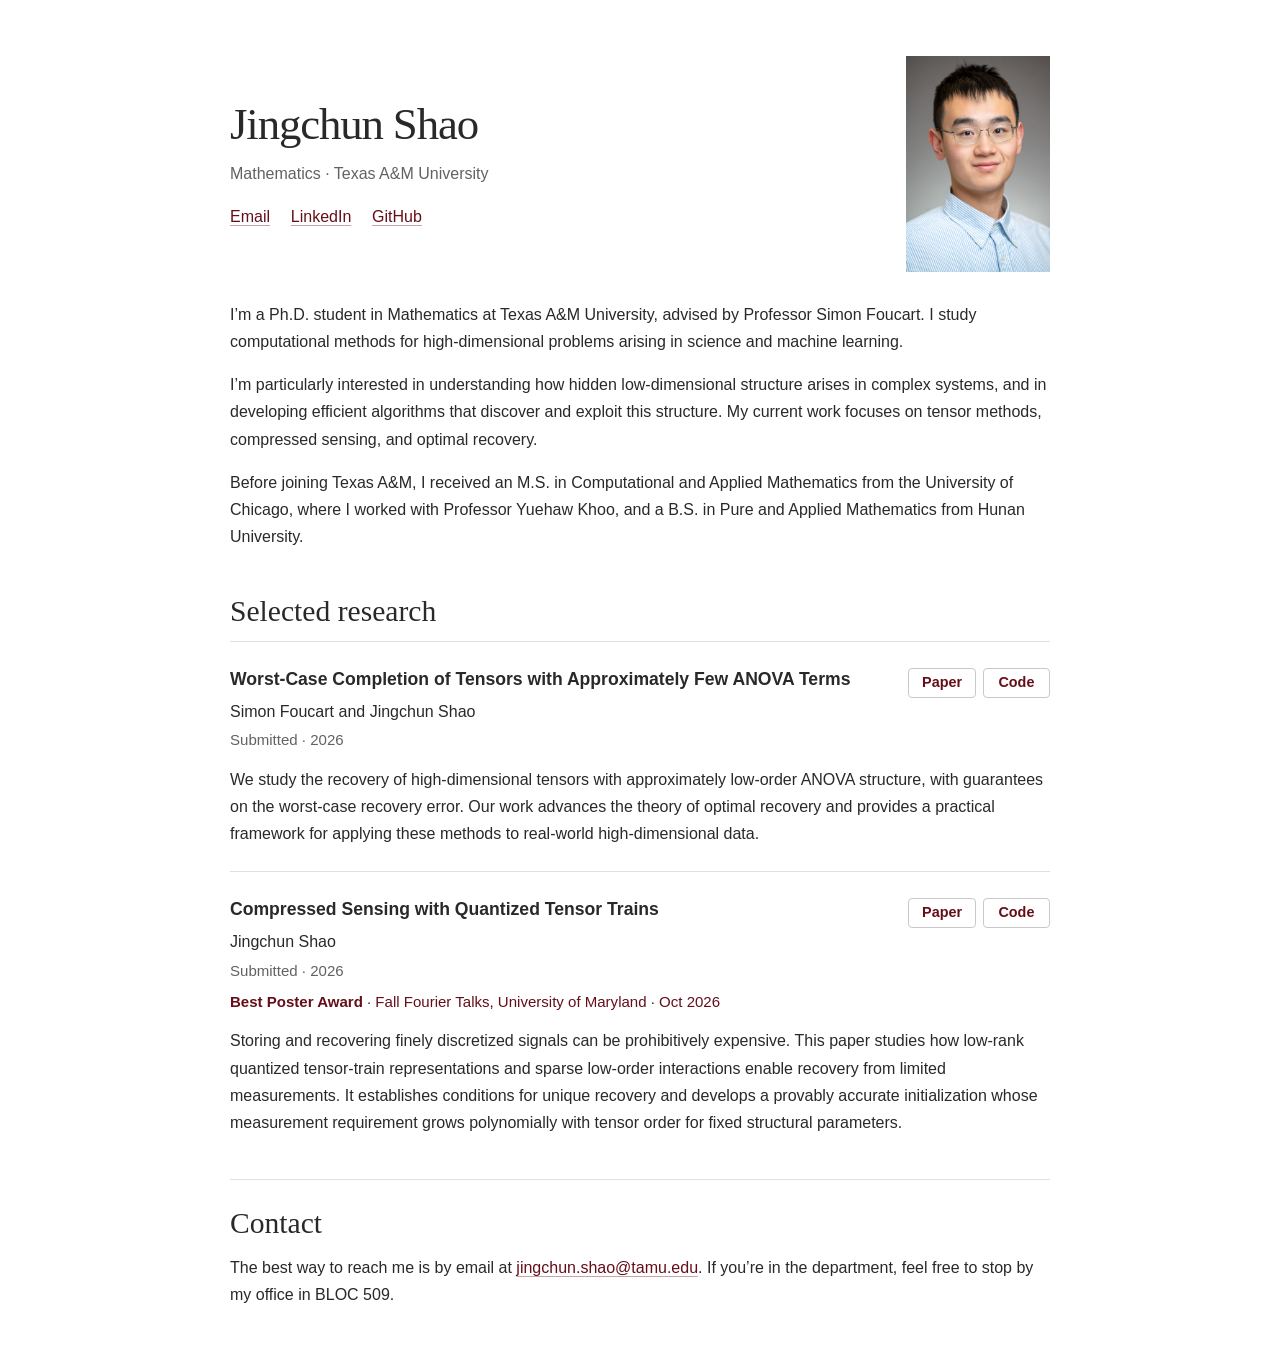
<file: index.html>
<!doctype html>
<html lang="en">
  <head>
    <meta charset="utf-8">
    <meta name="viewport" content="width=device-width, initial-scale=1">
    <meta
      name="description"
      content="Jingchun Shao is a Ph.D. student in Mathematics at Texas A&M University working on high-dimensional computation, tensor methods, compressed sensing, and optimal recovery."
    >
    <meta name="robots" content="index, follow">
    <meta name="theme-color" content="#500000">
    <title>Jingchun Shao | Mathematics Ph.D. Student at Texas A&M University</title>
    <link rel="canonical" href="https://jingchun-shao.github.io/">
    <link
      rel="icon"
      type="image/svg+xml"
      href="data:image/svg+xml,%3Csvg xmlns='http://www.w3.org/2000/svg' viewBox='0 0 64 64'%3E%3Crect width='64' height='64' rx='12' fill='%23500000'/%3E%3Cpath d='M18 16h10v25c0 9-5 13-13 13-3 0-6-.7-8-2l3-8c1.5.9 3 1.3 4.5 1.3 2.4 0 3.5-1.5 3.5-4.7V16Zm27-1c5 0 9 1.2 12 3.4l-4 7c-2.7-1.7-5.3-2.5-7.7-2.5-2.5 0-3.8.8-3.8 2.3 0 1.4 1.6 2.2 5.8 3.6 7 2.2 10.2 5.8 10.2 11.8C57.5 49 51.4 54 42 54c-5.8 0-11.1-1.8-14.8-5l4.8-7c3.2 2.5 6.7 3.8 10.2 3.8 3 0 4.5-1 4.5-2.8 0-1.7-1.5-2.6-5.8-4-6.8-2.2-10-5.5-10-11.3C31 19.8 36.3 15 45 15Z' fill='white'/%3E%3C/svg%3E"
    >
    <link rel="stylesheet" href="styles.css">
    <script type="application/ld+json">
      {
        "@context": "https://schema.org",
        "@type": "Person",
        "name": "Jingchun Shao",
        "url": "https://jingchun-shao.github.io/",
        "jobTitle": "Ph.D. Student in Mathematics",
        "affiliation": {
          "@type": "CollegeOrUniversity",
          "name": "Texas A&M University"
        },
        "sameAs": [
          "https://www.linkedin.com/in/jingchun-shao"
        ]
      }
    </script>
  </head>
  <body>
    <main class="page-shell">
      <header class="profile" aria-labelledby="page-title">
        <div class="profile-copy">
          <h1 id="page-title">Jingchun Shao</h1>
          <p class="role">Mathematics · Texas A&amp;M University</p>

          <nav class="profile-links" aria-label="Profile links">
            <a href="mailto:jingchun.shao@tamu.edu">Email</a>
            <a href="https://www.linkedin.com/in/jingchun-shao">LinkedIn</a>
            <a href="https://github.com/Jingchun-Shao">GitHub</a>
          </nav>
        </div>

        <figure class="portrait-frame">
          <img
            src="assets/portrait.jpg"
            width="400"
            height="600"
            alt="Portrait of Jingchun Shao"
          >
        </figure>
      </header>

      <section class="introduction" aria-label="Introduction">
        <p>
          I’m a Ph.D. student in Mathematics at Texas A&amp;M University, advised by
          Professor Simon Foucart. I study computational methods for high-dimensional
          problems arising in science and machine learning.
        </p>
        <p>
          I’m particularly interested in understanding how hidden low-dimensional
          structure arises in complex systems, and in developing efficient algorithms
          that discover and exploit this structure. My current work focuses on tensor
          methods, compressed sensing, and optimal recovery.
        </p>
        <p>
          Before joining Texas A&amp;M, I received an M.S. in Computational and Applied
          Mathematics from the University of Chicago, where I worked with Professor
          Yuehaw Khoo, and a B.S. in Pure and Applied Mathematics from Hunan University.
        </p>
      </section>

      <section class="section" aria-labelledby="research-heading">
        <div class="section-heading">
          <h2 id="research-heading">Selected research</h2>
        </div>

        <article class="paper">
          <div class="paper-header">
            <div class="paper-details">
              <h3>Worst-Case Completion of Tensors with Approximately Few ANOVA Terms</h3>
              <p class="authors">Simon Foucart and Jingchun Shao</p>
              <p class="paper-meta">Submitted · 2026</p>
            </div>
            <div class="paper-links">
              <a href="https://arxiv.org/pdf/2609.38749" aria-label="Read the Worst-Case Completion of Tensors with Approximately Few ANOVA Terms paper">Paper</a>
              <a href="https://github.com/Jingchun-Shao/OR_ANOVA" aria-label="View the Worst-Case Completion of Tensors with Approximately Few ANOVA Terms code">Code</a>
            </div>
          </div>
          <p>
            We study the recovery of high-dimensional tensors with approximately low-order
            ANOVA structure, with guarantees on the worst-case recovery error. Our work
            advances the theory of optimal recovery and provides a practical framework
            for applying these methods to real-world high-dimensional data.
          </p>
        </article>

        <article class="paper">
          <div class="paper-header">
            <div class="paper-details">
              <h3>Compressed Sensing with Quantized Tensor Trains</h3>
              <p class="authors">Jingchun Shao</p>
              <p class="paper-meta">Submitted · 2026</p>
              <p class="paper-award"><strong>Best Poster Award</strong> · Fall Fourier Talks, University of Maryland · Oct 2026</p>
            </div>
            <div class="paper-links">
              <a href="https://arxiv.org/pdf/2609.36506" aria-label="Read the Compressed Sensing with Quantized Tensor Trains paper">Paper</a>
              <a href="https://github.com/Jingchun-Shao/compressed_sensing_with_QTT" aria-label="View the Compressed Sensing with Quantized Tensor Trains code">Code</a>
            </div>
          </div>
          <p>
            Storing and recovering finely discretized signals can be prohibitively
            expensive. This paper studies how low-rank quantized tensor-train
            representations and sparse low-order interactions enable recovery from
            limited measurements. It establishes conditions for unique recovery and
            develops a provably accurate initialization whose measurement requirement
            grows polynomially with tensor order for fixed structural parameters.
          </p>
        </article>
      </section>

      <footer class="contact" aria-labelledby="contact-heading">
        <div>
          <h2 id="contact-heading">Contact</h2>
        </div>
        <p>
          The best way to reach me is by email at
          <a href="mailto:jingchun.shao@tamu.edu">jingchun.shao@tamu.edu</a>.
          If you’re in the department, feel free to stop by my office in BLOC 509.
        </p>
      </footer>
    </main>
  </body>
</html>
</file>
<file: styles.css>
:root { color-scheme: light; --ink: #292929; --muted: #626262; --maroon: #650e19; --line: #e0e0e0; }
* { box-sizing: border-box; }
body { margin: 0; background: #fff; color: var(--ink); font-family: -apple-system, BlinkMacSystemFont, "Segoe UI", Arial, sans-serif; font-size: 1rem; line-height: 1.7; }
a { color: var(--maroon); text-underline-offset: 0.2em; text-decoration-thickness: 1px; text-decoration-color: #650e1960; }
a:hover { text-decoration-color: currentColor; }
a:focus-visible { outline: 2px solid var(--maroon); outline-offset: 4px; }
.page-shell { width: min(calc(100% - 3rem), 820px); margin: 0 auto; padding: 3.5rem 0; }
.profile { display: grid; grid-template-columns: minmax(0, 1fr) 144px; align-items: center; gap: 2rem; margin-bottom: 1.8rem; }
h1, h2, h3, p { margin-top: 0; }
h1, h2 { font-family: Georgia, "Times New Roman", serif; font-weight: 400; }
h1 { margin-bottom: 0.5rem; font-size: 2.8rem; line-height: 1.2; letter-spacing: -0.025em; }
.role { margin-bottom: 1rem; color: var(--muted); }
.profile-links { display: flex; flex-wrap: wrap; gap: 0.6rem 1.3rem; }
.portrait-frame { margin: 0; }
.portrait-frame img { display: block; width: 100%; height: auto; }
.introduction p { margin-bottom: 1rem; }
.section { margin-top: 2.6rem; }
h2 { font-size: 1.85rem; line-height: 1.3; margin-bottom: 1.3rem; }
.section-heading { border-bottom: 1px solid var(--line); }
.section-heading h2 { margin-bottom: 0.65rem; }
.paper { padding: 1.5rem 0; border-bottom: 1px solid var(--line); }
.paper:last-child { border-bottom: 0; padding-bottom: 0; }
.paper-header { display: grid; grid-template-columns: minmax(0, 1fr) auto; align-items: start; gap: 0.75rem 1.5rem; margin-bottom: 0.8rem; }
.paper-details { min-width: 0; }
.paper h3 { font-size: 1.1rem; font-weight: 600; line-height: 1.5; margin-bottom: 0.35rem; }
.paper .authors { margin-bottom: 0.15rem; }
.paper .paper-meta { color: var(--muted); font-size: 0.94rem; margin-bottom: 0; }
.paper .paper-award { color: var(--maroon); font-size: 0.94rem; margin: 0.35rem 0 0; }
.paper > p:last-of-type { margin-bottom: 0; }
.paper-links { display: flex; align-items: center; justify-content: flex-end; gap: 0.45rem; padding-top: 0.12rem; white-space: nowrap; }
.paper-links a { display: inline-block; min-width: 4.2rem; padding: 0.2rem 0.65rem; border: 1px solid #c9c9c9; border-radius: 4px; color: var(--maroon); font-size: 0.9rem; font-weight: 600; line-height: 1.5; text-align: center; text-decoration: none; }
.paper-links a:hover { background: #faf5f6; border-color: var(--maroon); }
.contact { margin-top: 2.7rem; padding-top: 1.5rem; border-top: 1px solid var(--line); }
.contact h2 { margin-bottom: 0.7rem; }
.contact p { margin-bottom: 0; overflow-wrap: anywhere; }
@media (max-width: 600px) {
  .page-shell { width: calc(100% - 2.5rem); padding: 2rem 0; }
  .profile { grid-template-columns: minmax(0, 1fr) 100px; gap: 1rem; }
  h1 { font-size: 2.15rem; }
  .role { font-size: 0.95rem; }
  .paper-header { grid-template-columns: 1fr; }
  .paper-links { justify-content: flex-start; padding-top: 0; }
}
@media (max-width: 360px) {
  .profile { grid-template-columns: 1fr; }
  .portrait-frame { width: 100px; }
}
</file>
